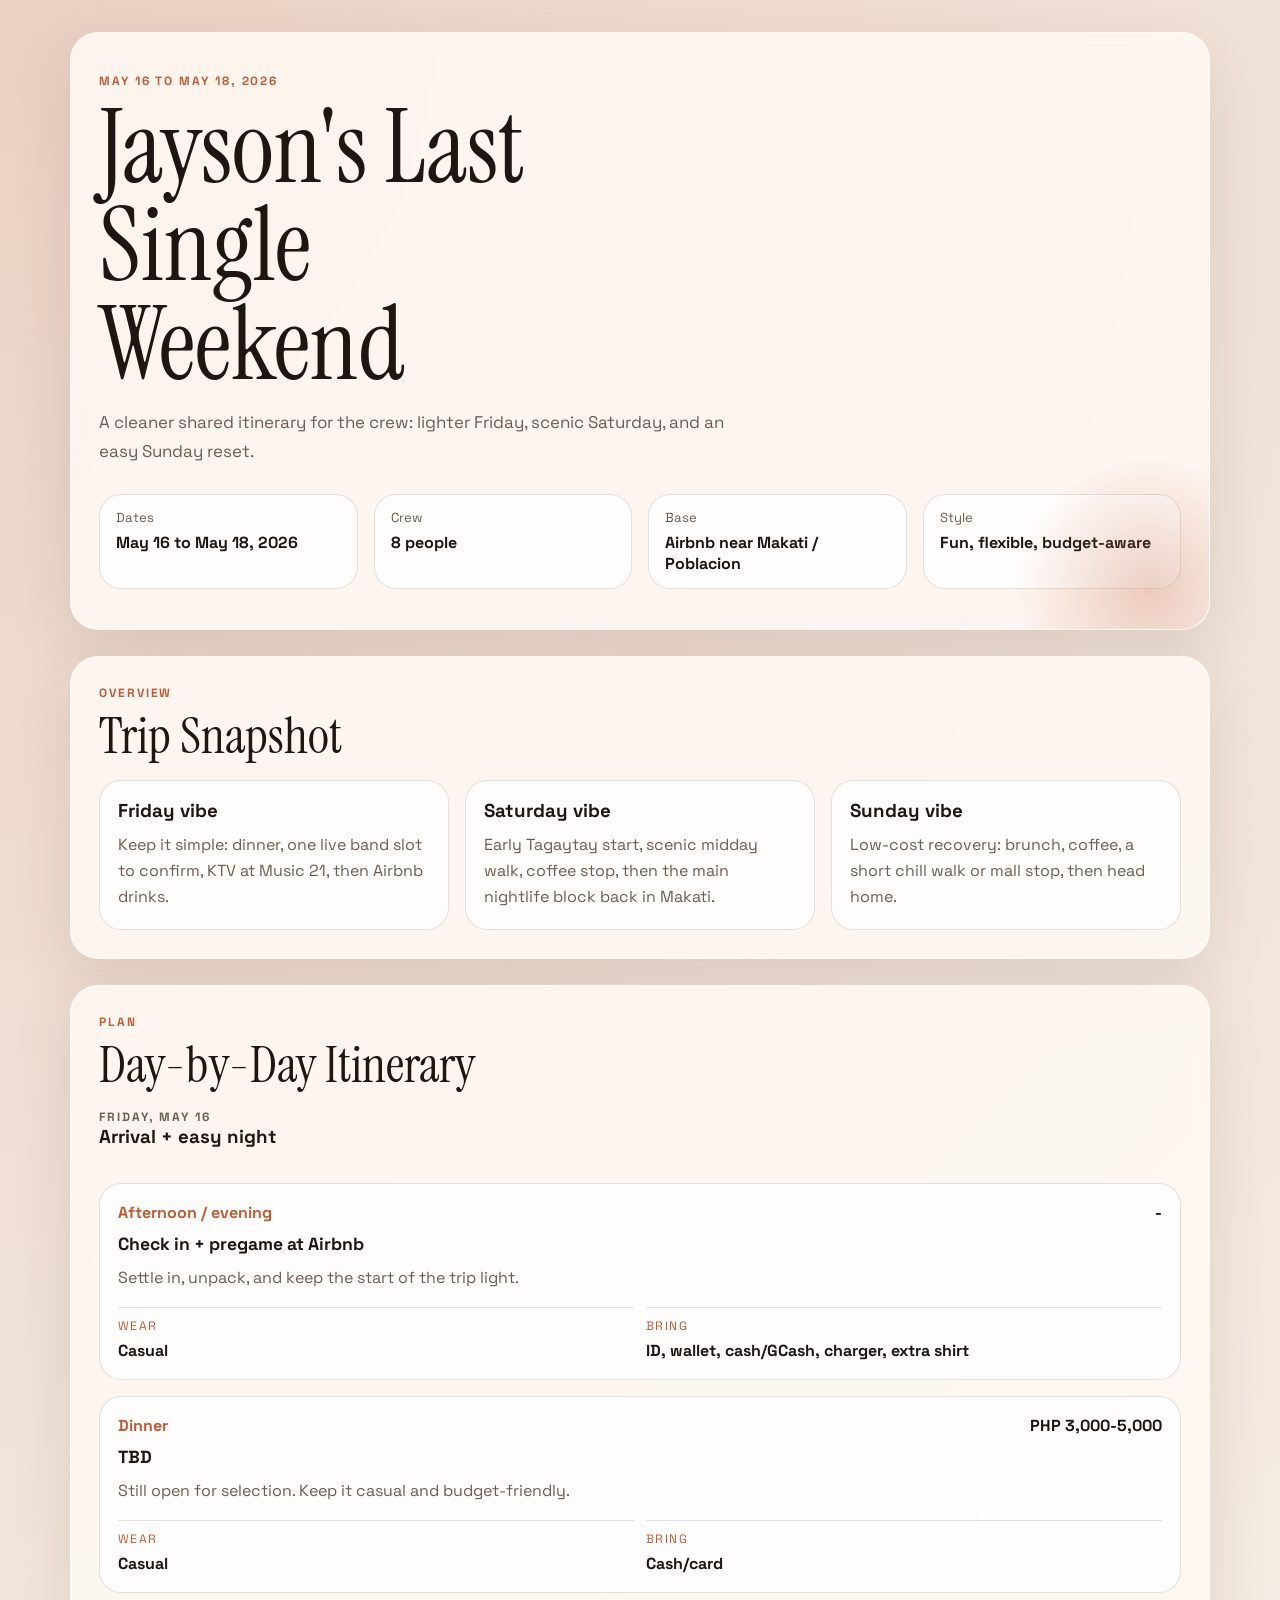
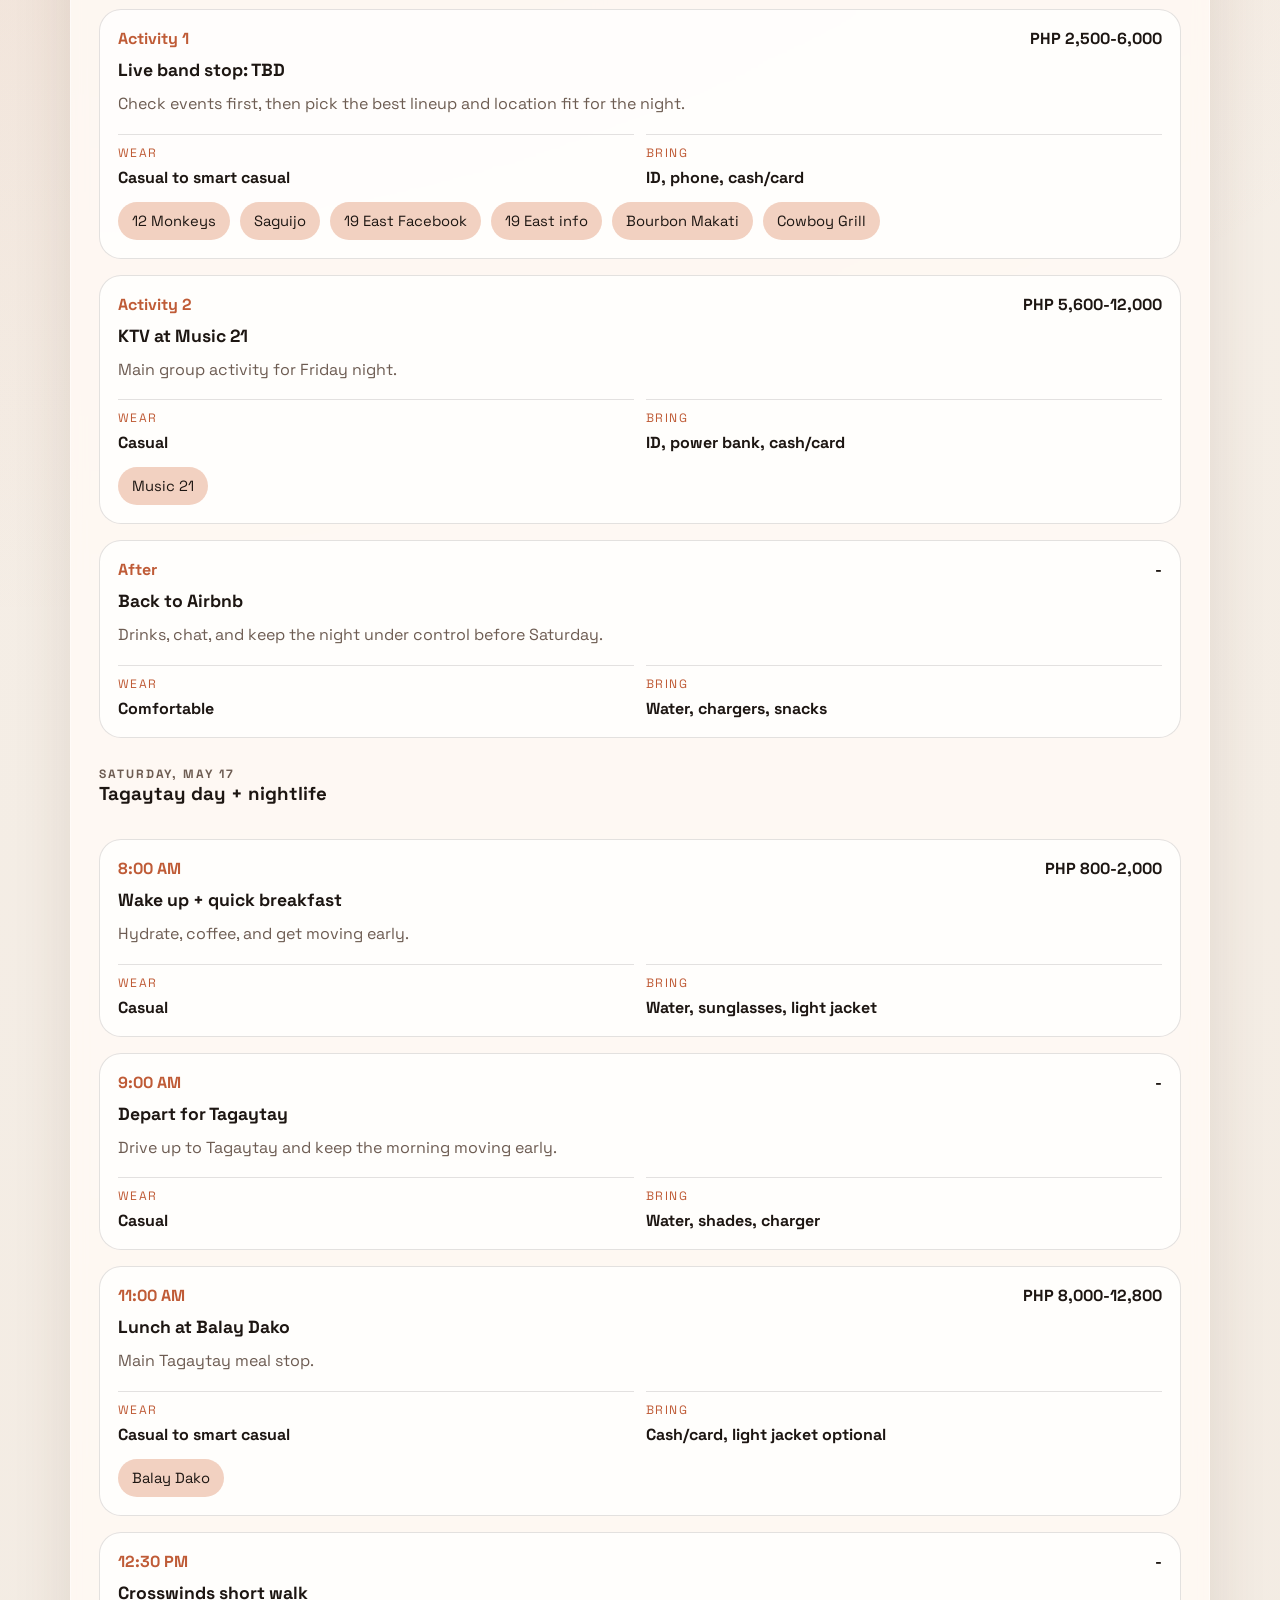
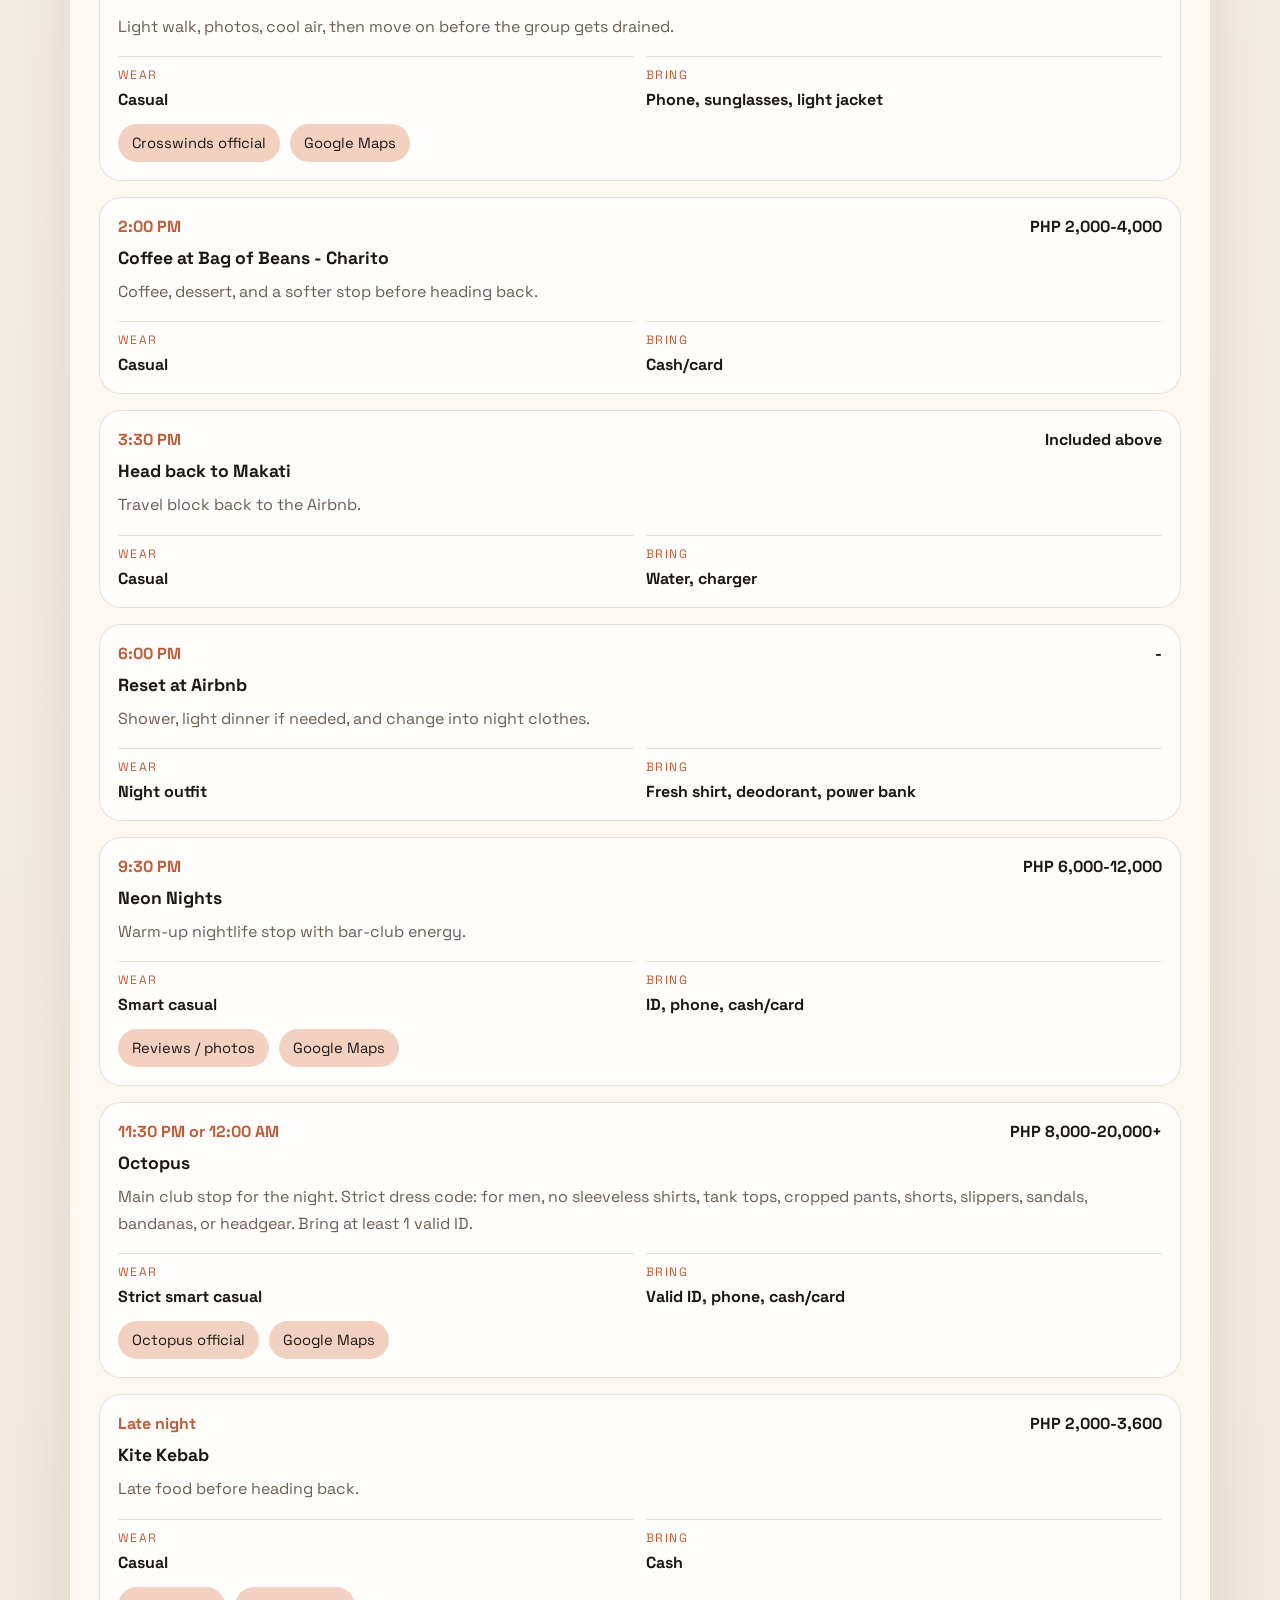
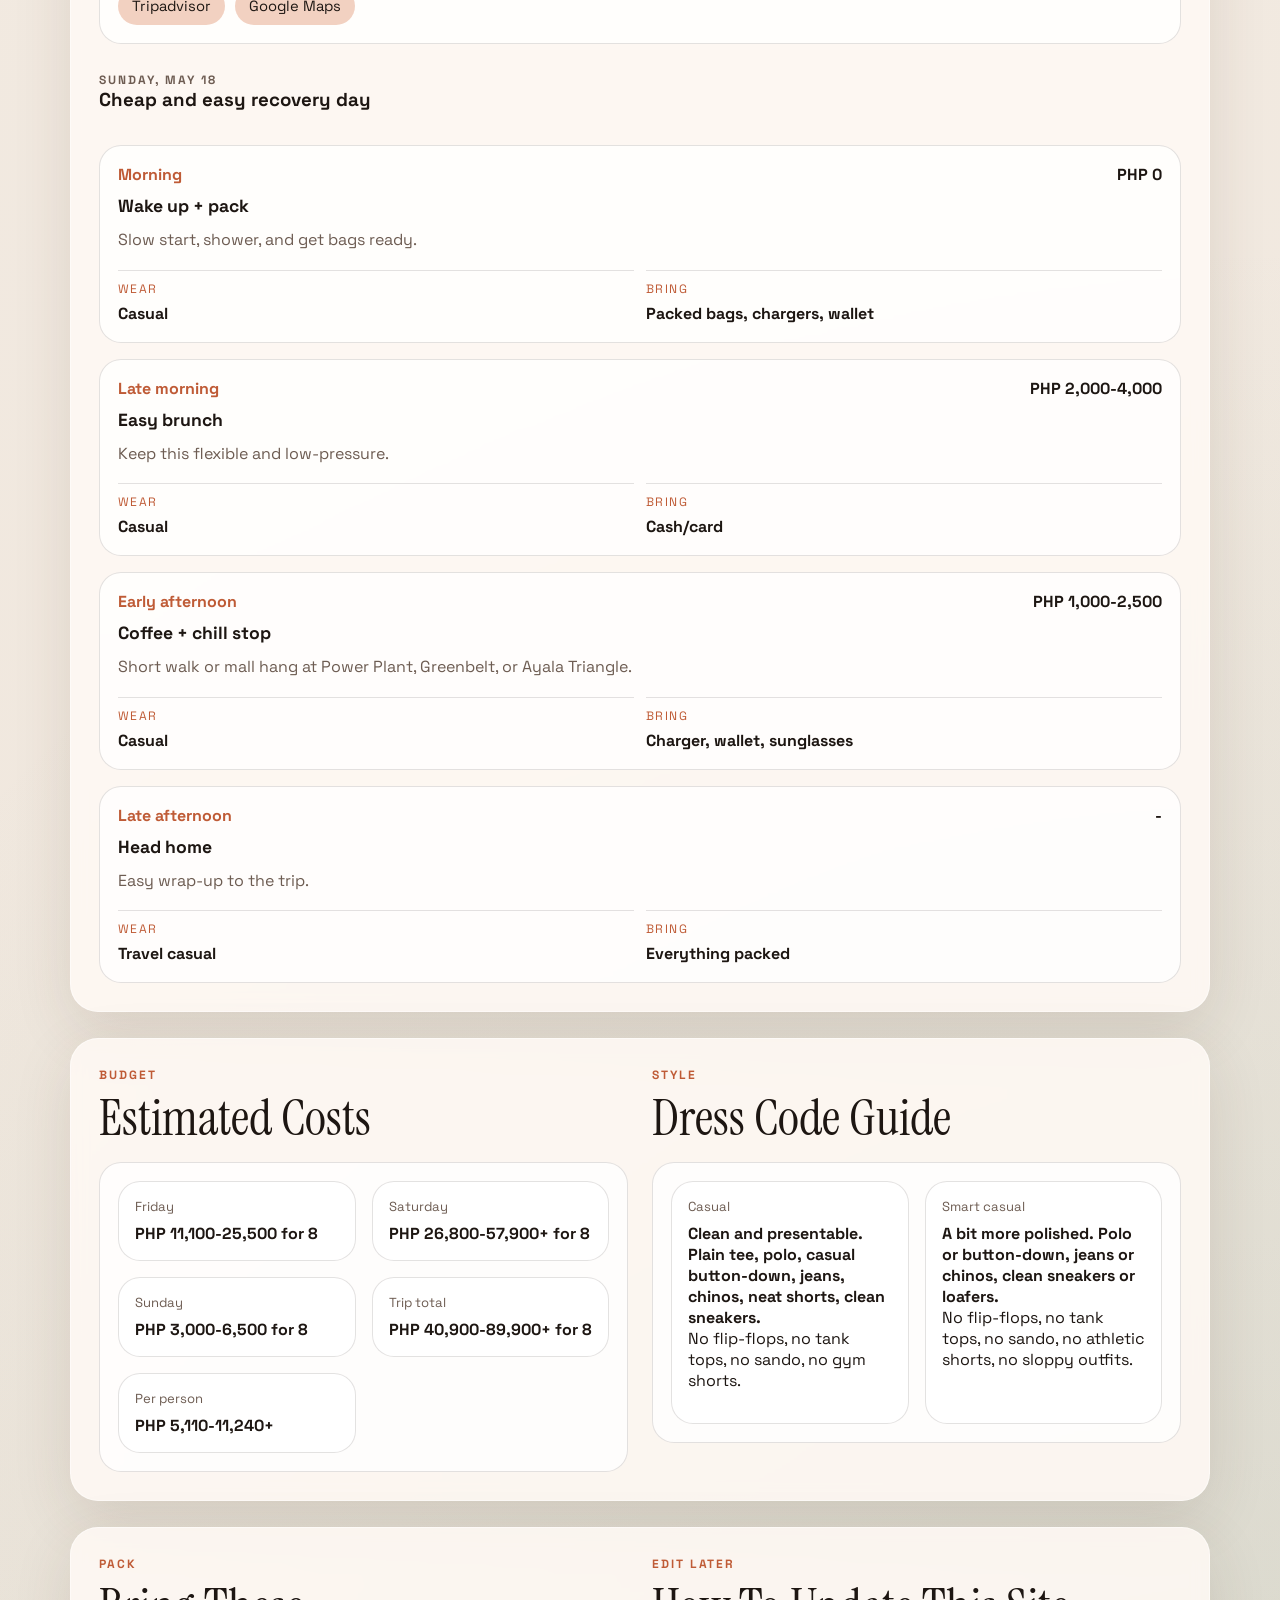
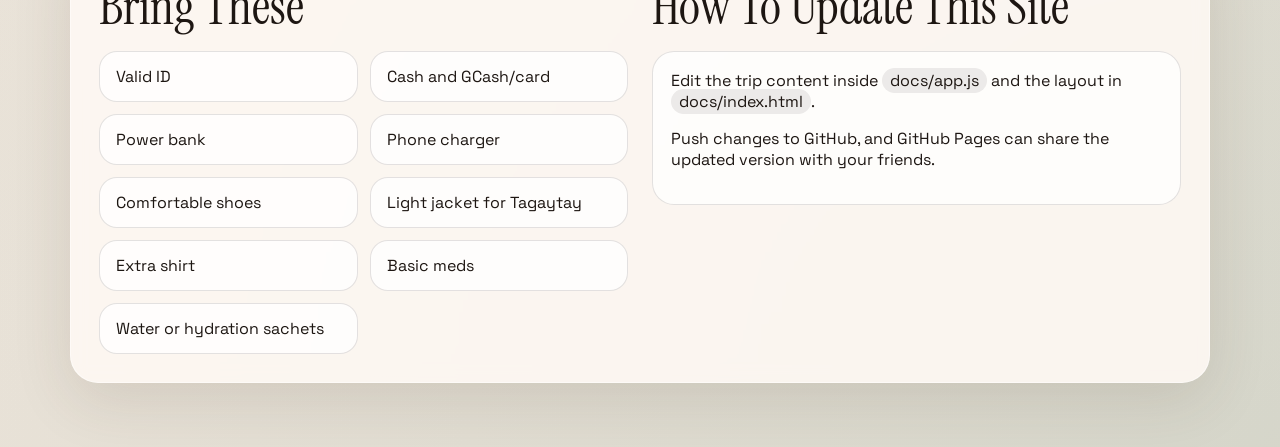
<file: docs/index.html>
<!DOCTYPE html>
<html lang="en">
  <head>
    <meta charset="UTF-8" />
    <meta name="viewport" content="width=device-width, initial-scale=1.0" />
    <title>Jayson's Last Single Weekend</title>
    <meta
      name="description"
      content="A shareable weekend itinerary for May 16 to May 18, 2026."
    />
    <link rel="preconnect" href="https://fonts.googleapis.com" />
    <link rel="preconnect" href="https://fonts.gstatic.com" crossorigin />
    <link
      href="https://fonts.googleapis.com/css2?family=Space+Grotesk:wght@400;500;700&family=Instrument+Serif:ital@0;1&display=swap"
      rel="stylesheet"
    />
    <link rel="stylesheet" href="./styles.css" />
  </head>
  <body>
    <div class="page-shell">
      <header class="hero">
        <p class="eyebrow">May 16 to May 18, 2026</p>
        <h1>Jayson's Last Single Weekend</h1>
        <p class="hero-copy">
          A cleaner shared itinerary for the crew: lighter Friday, scenic
          Saturday, and an easy Sunday reset.
        </p>
        <div class="hero-meta" id="hero-meta"></div>
      </header>

      <main>
        <section class="section">
          <div class="section-heading">
            <p class="eyebrow">Overview</p>
            <h2>Trip Snapshot</h2>
          </div>
          <div class="overview-grid" id="overview-grid"></div>
        </section>

        <section class="section">
          <div class="section-heading">
            <p class="eyebrow">Plan</p>
            <h2>Day-by-Day Itinerary</h2>
          </div>
          <div class="timeline" id="timeline"></div>
        </section>

        <section class="section split-section">
          <div>
            <div class="section-heading">
              <p class="eyebrow">Budget</p>
              <h2>Estimated Costs</h2>
            </div>
            <div class="budget-card" id="budget-card"></div>
          </div>

          <div>
            <div class="section-heading">
              <p class="eyebrow">Style</p>
              <h2>Dress Code Guide</h2>
            </div>
            <div class="legend-card" id="dress-guide"></div>
          </div>
        </section>

        <section class="section split-section">
          <div>
            <div class="section-heading">
              <p class="eyebrow">Pack</p>
              <h2>Bring These</h2>
            </div>
            <ul class="checklist" id="packing-list"></ul>
          </div>

          <div>
            <div class="section-heading">
              <p class="eyebrow">Edit Later</p>
              <h2>How To Update This Site</h2>
            </div>
            <div class="legend-card">
              <p>
                Edit the trip content inside <code>docs/app.js</code> and the
                layout in <code>docs/index.html</code>.
              </p>
              <p>
                Push changes to GitHub, and GitHub Pages can share the updated
                version with your friends.
              </p>
            </div>
          </div>
        </section>
      </main>
    </div>

    <script src="./app.js"></script>
  </body>
</html>
</file>
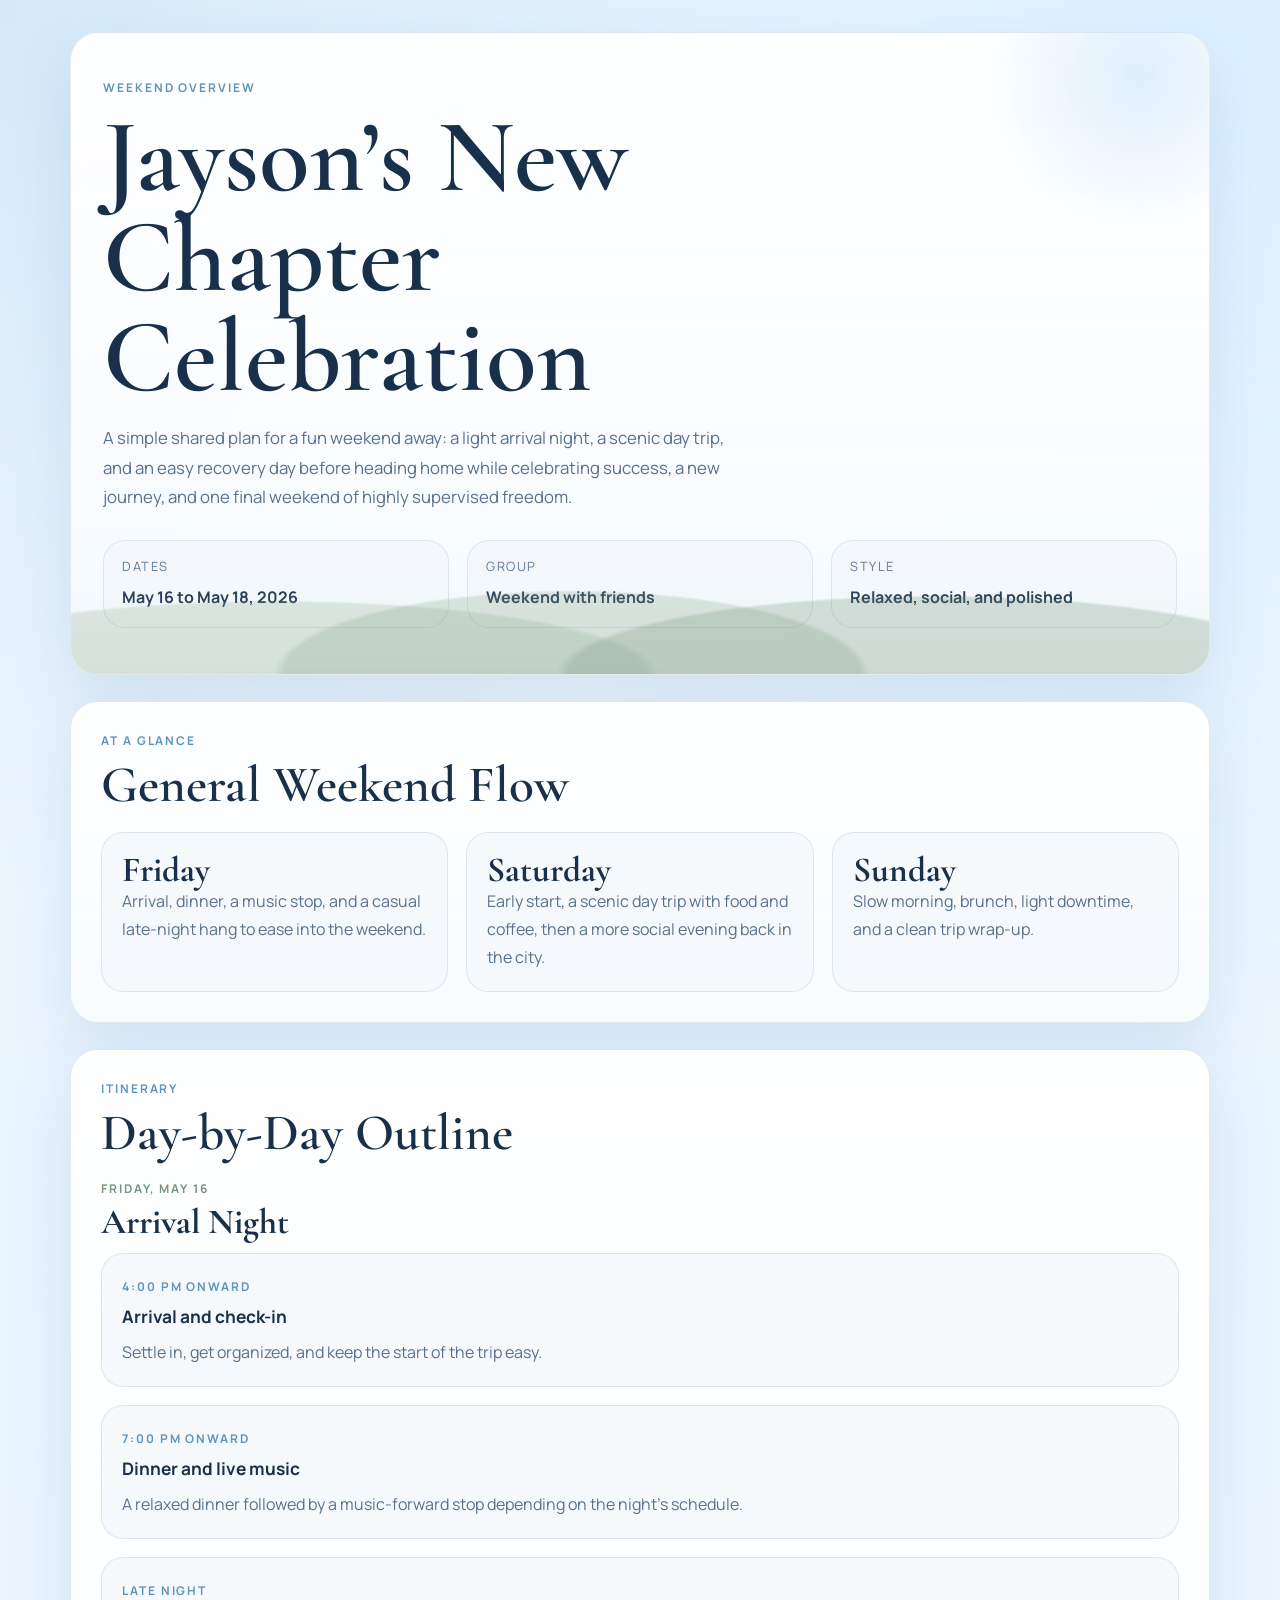
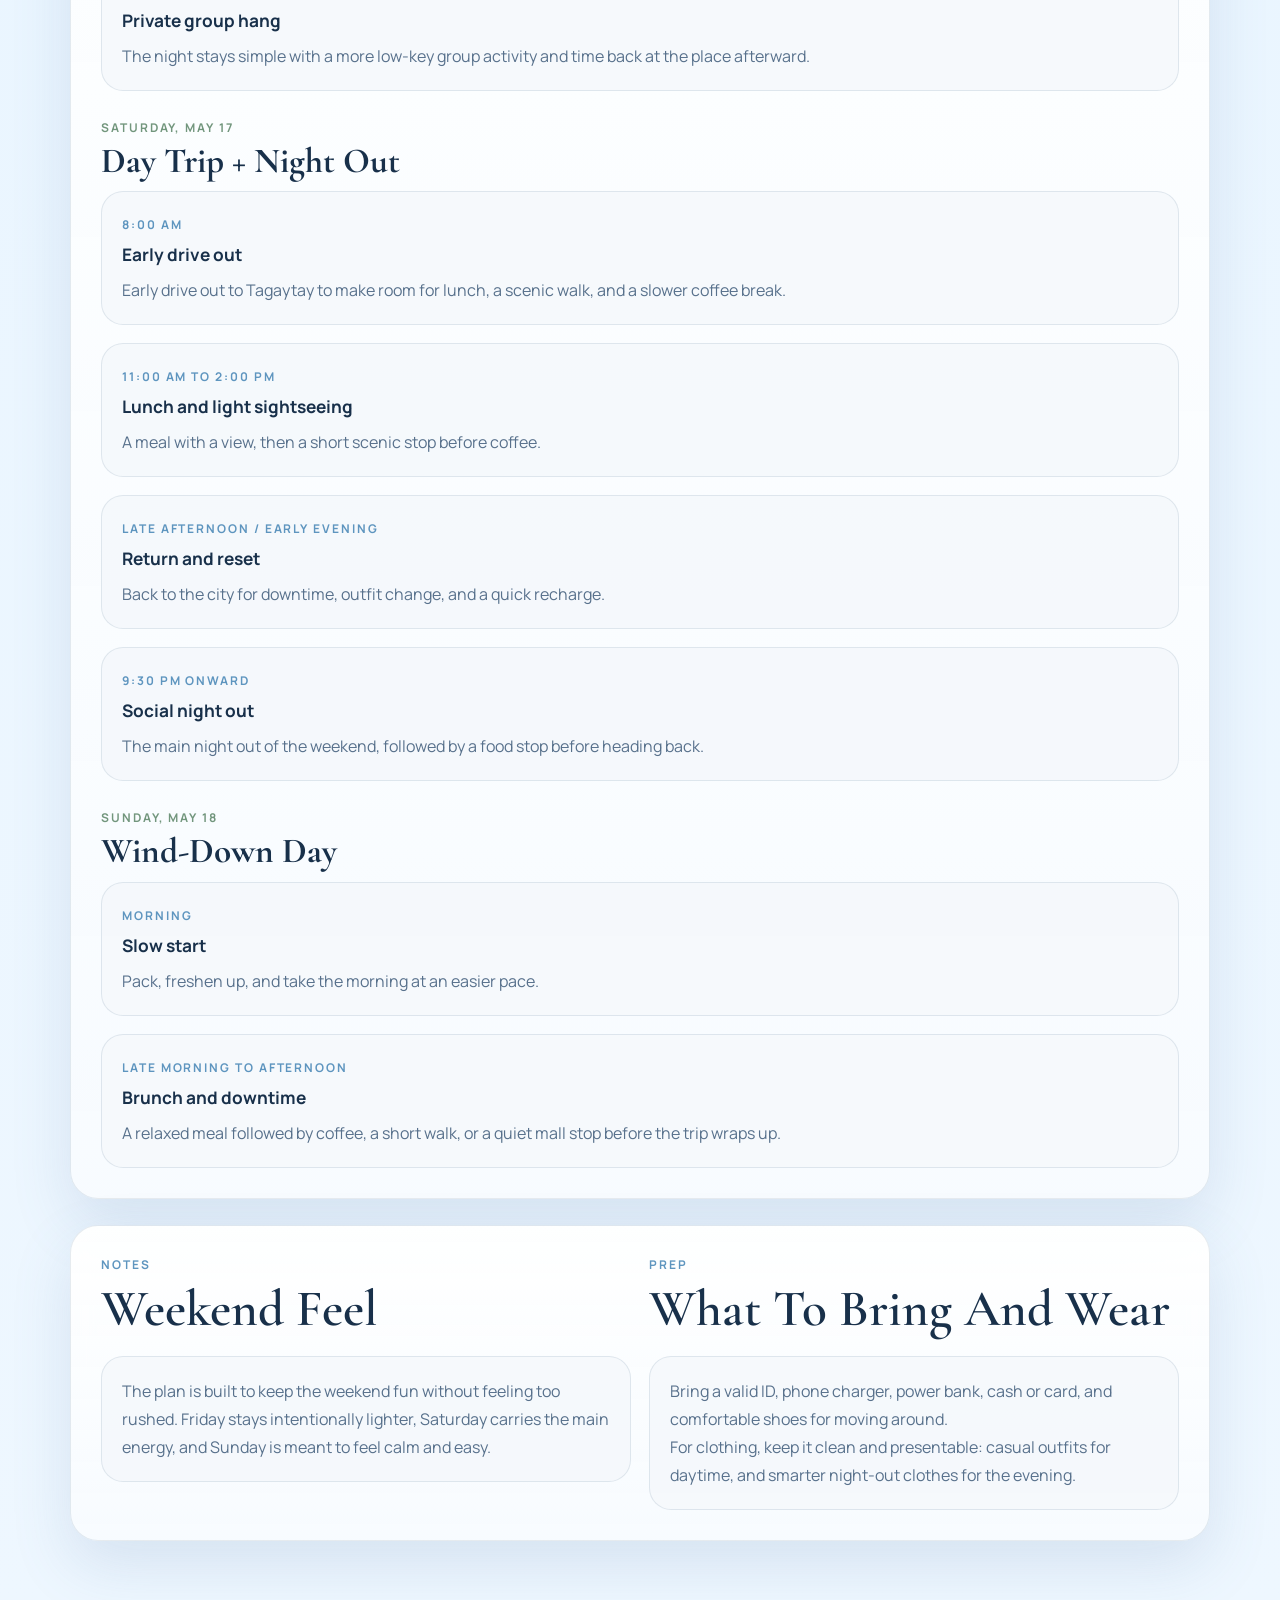
<file: docs/overview.html>
<!DOCTYPE html>
<html lang="en">
  <head>
    <meta charset="UTF-8" />
    <meta name="viewport" content="width=device-width, initial-scale=1.0" />
    <title>Jayson’s New Chapter Celebration</title>
    <meta
      name="description"
      content="A polished weekend overview for May 16 to May 18, 2026."
    />
    <link rel="preconnect" href="https://fonts.googleapis.com" />
    <link rel="preconnect" href="https://fonts.gstatic.com" crossorigin />
    <link
      href="https://fonts.googleapis.com/css2?family=Manrope:wght@400;500;700;800&family=Cormorant+Garamond:wght@500;600;700&display=swap"
      rel="stylesheet"
    />
    <link rel="stylesheet" href="./overview.css" />
  </head>
  <body>
    <div class="site-wrap">
      <header class="masthead">
        <p class="kicker">Weekend Overview</p>
        <h1>Jayson’s New Chapter Celebration</h1>
        <p class="lede">
          A simple shared plan for a fun weekend away: a light arrival night, a
          scenic day trip, and an easy recovery day before heading home while
          celebrating success, a new journey, and one final weekend of highly
          supervised freedom.
        </p>
        <div class="meta-row">
          <div class="meta-card">
            <span>Dates</span>
            <strong>May 16 to May 18, 2026</strong>
          </div>
          <div class="meta-card">
            <span>Group</span>
            <strong>Weekend with friends</strong>
          </div>
          <div class="meta-card">
            <span>Style</span>
            <strong>Relaxed, social, and polished</strong>
          </div>
        </div>
      </header>

      <main>
        <section class="panel intro-panel">
          <div class="panel-heading">
            <p class="kicker">At A Glance</p>
            <h2>General Weekend Flow</h2>
          </div>
          <div class="summary-grid">
            <article class="summary-card">
              <h3>Friday</h3>
              <p>
                Arrival, dinner, a music stop, and a casual late-night hang to
                ease into the weekend.
              </p>
            </article>
            <article class="summary-card">
              <h3>Saturday</h3>
              <p>
                Early start, a scenic day trip with food and coffee, then a
                more social evening back in the city.
              </p>
            </article>
            <article class="summary-card">
              <h3>Sunday</h3>
              <p>
                Slow morning, brunch, light downtime, and a clean trip wrap-up.
              </p>
            </article>
          </div>
        </section>

        <section class="panel">
          <div class="panel-heading">
            <p class="kicker">Itinerary</p>
            <h2>Day-by-Day Outline</h2>
          </div>

          <div class="day-block">
            <div class="day-top">
              <div>
                <p class="day-label">Friday, May 16</p>
                <h3>Arrival Night</h3>
              </div>
            </div>
            <div class="agenda-list">
              <article class="agenda-item">
                <span class="agenda-time">4:00 PM onward</span>
                <h4>Arrival and check-in</h4>
                <p>
                  Settle in, get organized, and keep the start of the trip easy.
                </p>
              </article>
              <article class="agenda-item">
                <span class="agenda-time">7:00 PM onward</span>
                <h4>Dinner and live music</h4>
                <p>
                  A relaxed dinner followed by a music-forward stop depending on
                  the night’s schedule.
                </p>
              </article>
              <article class="agenda-item">
                <span class="agenda-time">Late night</span>
                <h4>Private group hang</h4>
                <p>
                  The night stays simple with a more low-key group activity and
                  time back at the place afterward.
                </p>
              </article>
            </div>
          </div>

          <div class="day-block">
            <div class="day-top">
              <div>
                <p class="day-label">Saturday, May 17</p>
                <h3>Day Trip + Night Out</h3>
              </div>
            </div>
            <div class="agenda-list">
              <article class="agenda-item">
                <span class="agenda-time">8:00 AM</span>
                <h4>Early drive out</h4>
                <p>
                  Early drive out to Tagaytay to make room for lunch, a scenic
                  walk, and a slower coffee break.
                </p>
              </article>
              <article class="agenda-item">
                <span class="agenda-time">11:00 AM to 2:00 PM</span>
                <h4>Lunch and light sightseeing</h4>
                <p>
                  A meal with a view, then a short scenic stop before coffee.
                </p>
              </article>
              <article class="agenda-item">
                <span class="agenda-time">Late afternoon / early evening</span>
                <h4>Return and reset</h4>
                <p>
                  Back to the city for downtime, outfit change, and a quick
                  recharge.
                </p>
              </article>
              <article class="agenda-item">
                <span class="agenda-time">9:30 PM onward</span>
                <h4>Social night out</h4>
                <p>
                  The main night out of the weekend, followed by a food stop
                  before heading back.
                </p>
              </article>
            </div>
          </div>

          <div class="day-block">
            <div class="day-top">
              <div>
                <p class="day-label">Sunday, May 18</p>
                <h3>Wind-Down Day</h3>
              </div>
            </div>
            <div class="agenda-list">
              <article class="agenda-item">
                <span class="agenda-time">Morning</span>
                <h4>Slow start</h4>
                <p>
                  Pack, freshen up, and take the morning at an easier pace.
                </p>
              </article>
              <article class="agenda-item">
                <span class="agenda-time">Late morning to afternoon</span>
                <h4>Brunch and downtime</h4>
                <p>
                  A relaxed meal followed by coffee, a short walk, or a quiet
                  mall stop before the trip wraps up.
                </p>
              </article>
            </div>
          </div>
        </section>

        <section class="panel split-panel">
          <div>
            <div class="panel-heading">
              <p class="kicker">Notes</p>
              <h2>Weekend Feel</h2>
            </div>
            <div class="note-card">
              <p>
                The plan is built to keep the weekend fun without feeling too
                rushed. Friday stays intentionally lighter, Saturday carries the
                main energy, and Sunday is meant to feel calm and easy.
              </p>
            </div>
          </div>
          <div>
            <div class="panel-heading">
              <p class="kicker">Prep</p>
              <h2>What To Bring And Wear</h2>
            </div>
            <div class="note-card">
              <p>
                Bring a valid ID, phone charger, power bank, cash or card, and
                comfortable shoes for moving around.
              </p>
              <p>
                For clothing, keep it clean and presentable: casual outfits for
                daytime, and smarter night-out clothes for the evening.
              </p>
            </div>
          </div>
        </section>
      </main>
    </div>
  </body>
</html>
</file>
<file: docs/styles.css>
:root {
  --bg: #f4efe7;
  --paper: rgba(255, 250, 245, 0.86);
  --ink: #1d1612;
  --muted: #6d5c52;
  --accent: #bf5b36;
  --accent-soft: #f2d1c1;
  --line: rgba(29, 22, 18, 0.12);
  --shadow: 0 18px 60px rgba(78, 46, 31, 0.12);
}

* {
  box-sizing: border-box;
}

body {
  margin: 0;
  font-family: "Space Grotesk", sans-serif;
  color: var(--ink);
  background:
    radial-gradient(circle at top left, rgba(191, 91, 54, 0.22), transparent 32%),
    radial-gradient(circle at bottom right, rgba(98, 140, 120, 0.18), transparent 26%),
    linear-gradient(180deg, #f7f1ea 0%, #efe6dc 100%);
}

.page-shell {
  max-width: 1180px;
  margin: 0 auto;
  padding: 32px 20px 64px;
}

.hero,
.section {
  background: var(--paper);
  border: 1px solid rgba(255, 255, 255, 0.5);
  backdrop-filter: blur(8px);
  border-radius: 28px;
  box-shadow: var(--shadow);
}

.hero {
  padding: 40px 28px;
  position: relative;
  overflow: hidden;
}

.hero::after {
  content: "";
  position: absolute;
  inset: auto -80px -100px auto;
  width: 280px;
  height: 280px;
  border-radius: 50%;
  background: radial-gradient(circle, rgba(191, 91, 54, 0.28), transparent 68%);
}

.eyebrow {
  margin: 0 0 10px;
  text-transform: uppercase;
  letter-spacing: 0.16em;
  font-size: 0.75rem;
  color: var(--accent);
  font-weight: 700;
}

h1,
h2,
h3,
h4,
p {
  margin-top: 0;
}

h1,
h2 {
  font-family: "Instrument Serif", serif;
  font-weight: 400;
  line-height: 0.96;
}

h1 {
  font-size: clamp(3rem, 9vw, 6.4rem);
  margin-bottom: 14px;
  max-width: 10ch;
}

h2 {
  font-size: clamp(2rem, 5vw, 3.2rem);
  margin-bottom: 0;
}

.hero-copy {
  max-width: 640px;
  font-size: 1.06rem;
  color: var(--muted);
  line-height: 1.7;
}

.hero-meta,
.overview-grid,
.timeline,
.budget-grid,
.dress-grid {
  display: grid;
  gap: 16px;
}

.hero-meta {
  margin-top: 28px;
  grid-template-columns: repeat(auto-fit, minmax(180px, 1fr));
}

.meta-pill,
.overview-card,
.budget-item,
.dress-item,
.timeline-stop,
.budget-card,
.legend-card {
  border: 1px solid var(--line);
  background: rgba(255, 255, 255, 0.72);
  border-radius: 22px;
}

.meta-pill {
  padding: 14px 16px;
}

.meta-pill span {
  display: block;
  color: var(--muted);
  font-size: 0.82rem;
  margin-bottom: 6px;
}

.meta-pill strong {
  font-size: 1rem;
}

.section {
  margin-top: 26px;
  padding: 28px;
}

.section-heading {
  margin-bottom: 20px;
}

.overview-grid {
  grid-template-columns: repeat(auto-fit, minmax(220px, 1fr));
}

.overview-card {
  padding: 18px;
}

.overview-card h3 {
  margin-bottom: 10px;
}

.overview-card p {
  color: var(--muted);
  line-height: 1.65;
  margin-bottom: 0;
}

.timeline {
  gap: 28px;
}

.day-block {
  display: grid;
  gap: 16px;
}

.day-header {
  display: flex;
  justify-content: space-between;
  align-items: end;
  gap: 16px;
}

.day-header p {
  margin-bottom: 0;
  color: var(--muted);
}

.timeline-stop {
  padding: 18px;
}

.stop-topline {
  display: flex;
  justify-content: space-between;
  gap: 12px;
  align-items: baseline;
  margin-bottom: 10px;
}

.stop-time {
  font-weight: 700;
  color: var(--accent);
}

.stop-cost {
  font-weight: 700;
  white-space: nowrap;
}

.timeline-stop h4 {
  margin-bottom: 10px;
  font-size: 1.1rem;
}

.timeline-stop p {
  color: var(--muted);
  line-height: 1.65;
}

.stop-meta {
  display: grid;
  grid-template-columns: repeat(auto-fit, minmax(180px, 1fr));
  gap: 12px;
  margin-top: 14px;
}

.stop-meta div {
  padding-top: 10px;
  border-top: 1px solid var(--line);
}

.stop-meta span {
  display: block;
  font-size: 0.76rem;
  text-transform: uppercase;
  letter-spacing: 0.12em;
  color: var(--accent);
  margin-bottom: 6px;
}

.stop-links {
  display: flex;
  flex-wrap: wrap;
  gap: 10px;
  margin-top: 14px;
}

.stop-links a {
  display: inline-flex;
  padding: 10px 14px;
  border-radius: 999px;
  text-decoration: none;
  color: var(--ink);
  background: var(--accent-soft);
  font-size: 0.92rem;
}

.split-section {
  display: grid;
  grid-template-columns: 1fr 1fr;
  gap: 24px;
}

.budget-card,
.legend-card {
  padding: 18px;
}

.budget-grid,
.dress-grid {
  grid-template-columns: repeat(auto-fit, minmax(180px, 1fr));
}

.budget-item,
.dress-item {
  padding: 16px;
}

.budget-item span,
.dress-item span {
  display: block;
  color: var(--muted);
  font-size: 0.82rem;
  margin-bottom: 8px;
}

.budget-item strong,
.dress-item strong {
  font-size: 1rem;
}

.checklist {
  list-style: none;
  padding: 0;
  margin: 0;
  display: grid;
  grid-template-columns: repeat(auto-fit, minmax(180px, 1fr));
  gap: 12px;
}

.checklist li {
  padding: 14px 16px;
  border-radius: 18px;
  background: rgba(255, 255, 255, 0.78);
  border: 1px solid var(--line);
}

code {
  font-family: inherit;
  background: rgba(29, 22, 18, 0.08);
  padding: 2px 8px;
  border-radius: 999px;
}

@media (max-width: 860px) {
  .split-section {
    grid-template-columns: 1fr;
  }
}

@media (max-width: 640px) {
  .page-shell {
    padding: 18px 14px 40px;
  }

  .hero,
  .section {
    border-radius: 22px;
  }

  .hero,
  .section {
    padding: 22px 18px;
  }

  .stop-topline,
  .day-header {
    flex-direction: column;
    align-items: flex-start;
  }
}
</file>
<file: docs/overview.css>
:root {
  --bg: #eef7ff;
  --bg-soft: #dfeefd;
  --panel: rgba(255, 255, 255, 0.88);
  --panel-strong: rgba(255, 255, 255, 0.96);
  --line: rgba(53, 88, 122, 0.12);
  --text: #18304a;
  --muted: #58718c;
  --accent: #5e95bf;
  --accent-strong: #72967d;
  --shadow: 0 24px 60px rgba(86, 126, 166, 0.16);
}

* {
  box-sizing: border-box;
}

body {
  margin: 0;
  min-height: 100vh;
  color: var(--text);
  font-family: "Manrope", sans-serif;
  background:
    radial-gradient(circle at top left, rgba(117, 179, 226, 0.24), transparent 26%),
    radial-gradient(circle at top right, rgba(176, 220, 255, 0.36), transparent 30%),
    linear-gradient(180deg, #f3faff 0%, #e9f5ff 36%, #eef7ff 100%);
}

.site-wrap {
  max-width: 1180px;
  margin: 0 auto;
  padding: 32px 20px 72px;
}

.masthead,
.panel {
  border-radius: 28px;
  border: 1px solid var(--line);
  background: linear-gradient(180deg, rgba(255, 255, 255, 0.96), rgba(248, 251, 255, 0.92));
  box-shadow: var(--shadow);
  backdrop-filter: blur(10px);
}

.masthead {
  padding: 46px 32px;
  overflow: hidden;
  position: relative;
}

.masthead::before {
  content: "";
  position: absolute;
  inset: auto 0 0 0;
  height: 180px;
  background:
    radial-gradient(ellipse at 18% 100%, rgba(126, 161, 126, 0.22) 0 28%, transparent 29%),
    radial-gradient(ellipse at 44% 100%, rgba(118, 149, 118, 0.22) 0 32%, transparent 33%),
    radial-gradient(ellipse at 76% 100%, rgba(99, 132, 103, 0.24) 0 30%, transparent 31%),
    linear-gradient(180deg, transparent 0%, rgba(220, 239, 255, 0.08) 46%, rgba(181, 212, 190, 0.16) 100%);
  pointer-events: none;
}

.masthead::after {
  content: "";
  position: absolute;
  width: 320px;
  height: 320px;
  right: -90px;
  top: -120px;
  border-radius: 50%;
  background: radial-gradient(circle, rgba(133, 195, 243, 0.3), transparent 70%);
  opacity: 0.85;
}

.kicker,
.day-label,
.agenda-time {
  text-transform: uppercase;
  letter-spacing: 0.16em;
  font-weight: 700;
  font-size: 0.75rem;
}

.kicker {
  color: var(--accent);
  margin: 0 0 12px;
}

h1,
h2,
h3,
h4,
p {
  margin-top: 0;
}

h1,
h2,
h3 {
  font-family: "Cormorant Garamond", serif;
  line-height: 0.96;
}

h1 {
  font-size: clamp(3.2rem, 9vw, 6.5rem);
  font-weight: 600;
  margin-bottom: 16px;
  max-width: 11ch;
}

h2 {
  font-size: clamp(2rem, 4vw, 3.2rem);
  font-weight: 600;
  margin-bottom: 0;
}

h3 {
  font-size: clamp(1.6rem, 3vw, 2.2rem);
  margin-bottom: 0;
}

h4 {
  font-size: 1.08rem;
  margin-bottom: 10px;
}

.lede,
.summary-card p,
.agenda-item p,
.note-card p,
.meta-card strong {
  line-height: 1.75;
}

.lede {
  max-width: 650px;
  color: var(--muted);
  font-size: 1.05rem;
}

.meta-row,
.summary-grid,
.agenda-list,
.split-panel {
  display: grid;
  gap: 18px;
}

.meta-row {
  margin-top: 28px;
  grid-template-columns: repeat(auto-fit, minmax(180px, 1fr));
}

.meta-card,
.summary-card,
.agenda-item,
.note-card {
  border-radius: 22px;
  border: 1px solid var(--line);
  background: rgba(245, 249, 252, 0.9);
}

.meta-card {
  padding: 16px 18px;
}

.meta-card span {
  display: block;
  margin-bottom: 8px;
  color: var(--muted);
  font-size: 0.8rem;
  text-transform: uppercase;
  letter-spacing: 0.12em;
}

.panel {
  margin-top: 26px;
  padding: 30px;
}

.panel-heading {
  margin-bottom: 22px;
}

.summary-grid {
  grid-template-columns: repeat(auto-fit, minmax(220px, 1fr));
}

.summary-card,
.agenda-item,
.note-card {
  padding: 20px;
}

.summary-card p,
.agenda-item p,
.note-card p {
  margin-bottom: 0;
  color: var(--muted);
}

.day-block + .day-block {
  margin-top: 28px;
}

.day-top {
  margin-bottom: 14px;
}

.day-label {
  color: var(--accent-strong);
  margin: 0 0 8px;
}

.agenda-list {
  grid-template-columns: 1fr;
}

.agenda-time {
  display: inline-block;
  margin-bottom: 10px;
  color: var(--accent);
}

.split-panel {
  grid-template-columns: 1fr 1fr;
}

@media (max-width: 860px) {
  .split-panel {
    grid-template-columns: 1fr;
  }
}

@media (max-width: 640px) {
  .site-wrap {
    padding: 18px 14px 40px;
  }

  .masthead,
  .panel {
    border-radius: 22px;
    padding: 22px 18px;
  }
}
</file>
